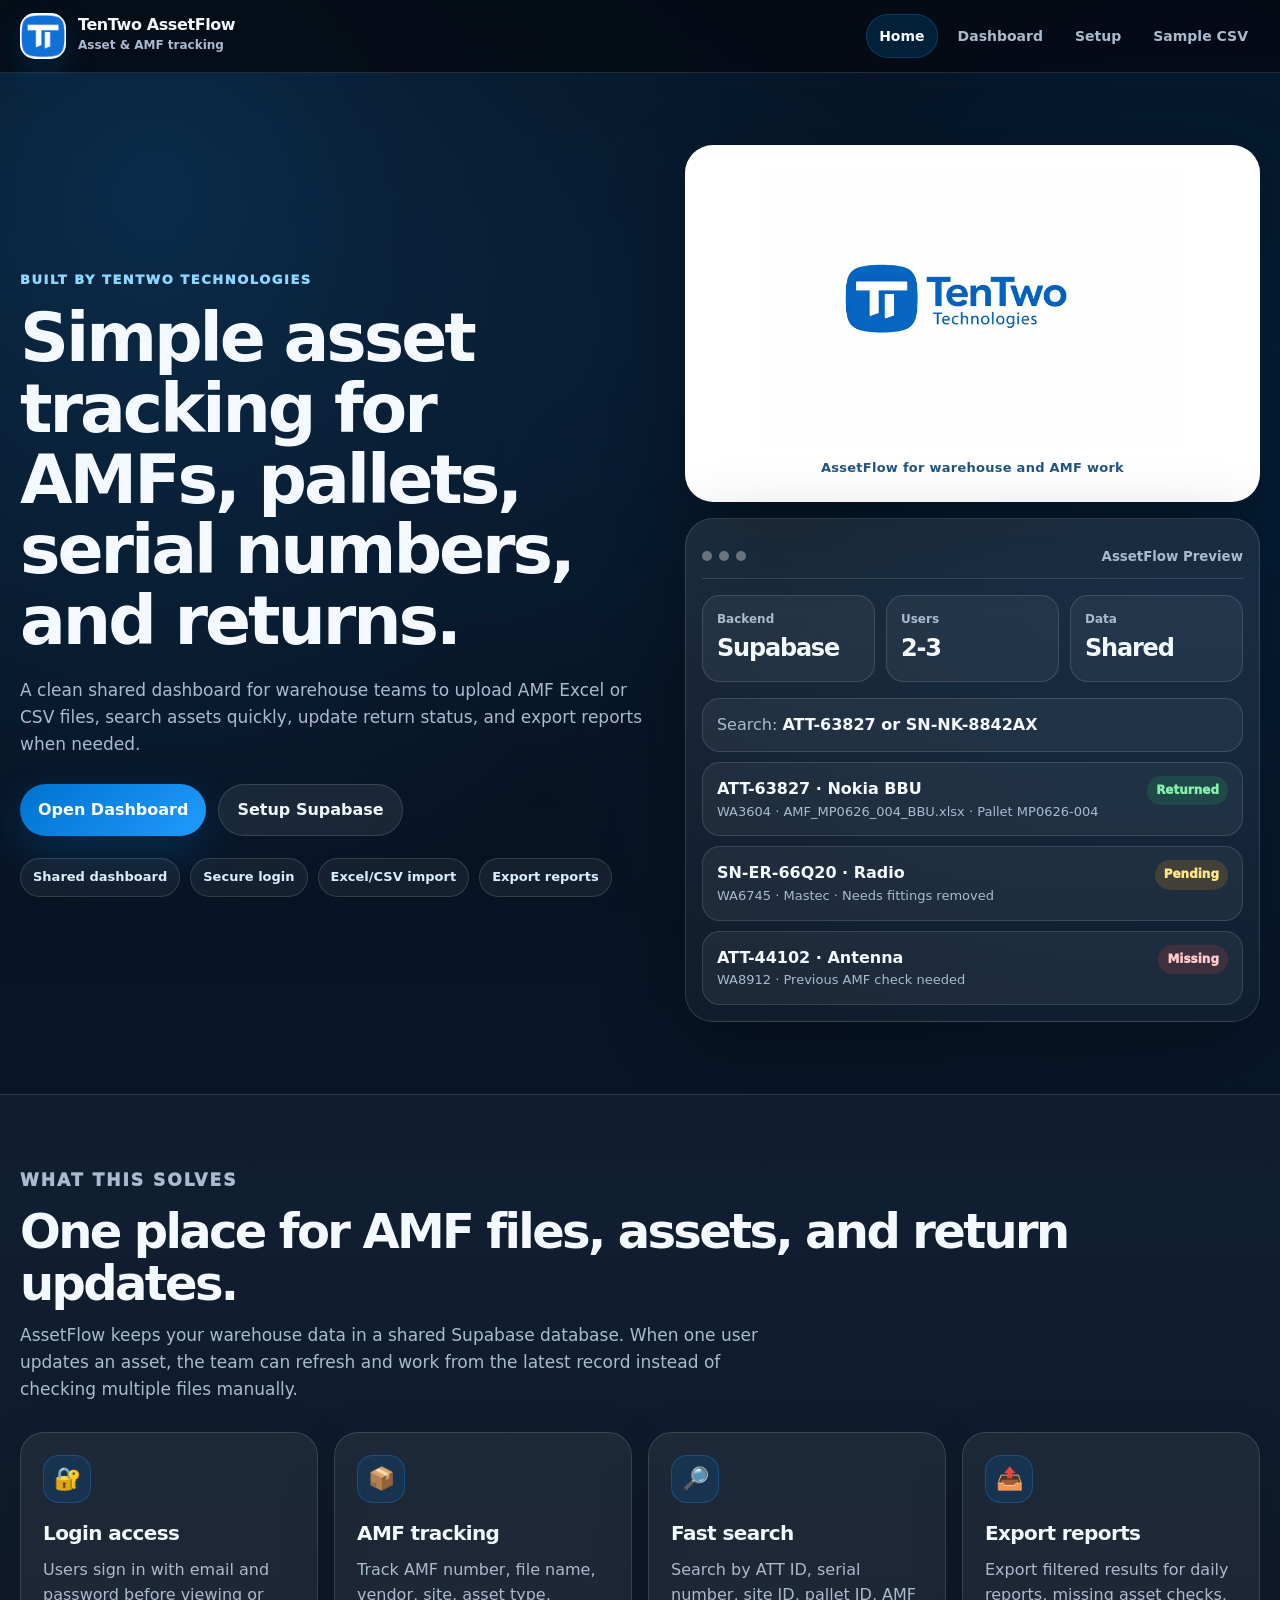
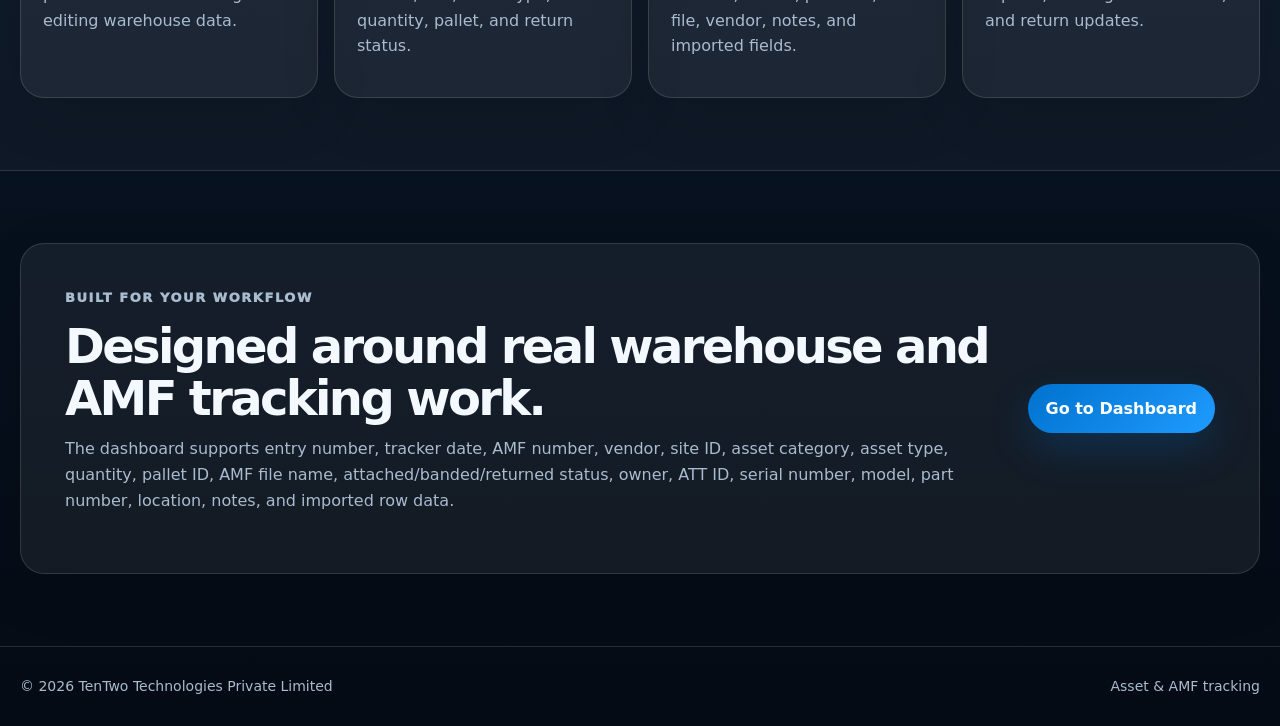
<file: index.html>
<!doctype html>
<html lang="en">
<head>
  <meta charset="utf-8">
  <meta name="viewport" content="width=device-width, initial-scale=1">
  <title>TenTwo AssetFlow | AMF & Asset Tracking Dashboard</title>
  <meta name="description" content="TenTwo AssetFlow is a simple shared dashboard for AMF files, warehouse assets, serial numbers, pallets, and return status.">
  <link rel="stylesheet" href="assets/css/styles.css">
</head>
<body>
  <header class="site-header">
    <nav class="nav container">
      <a class="brand" href="index.html" aria-label="TenTwo AssetFlow home">
        <span class="brand-logo">
          <img src="assets/images/tentwo-logo-icon.jpg" alt="TenTwo Technologies logo">
        </span>
        <span>
          <strong>TenTwo AssetFlow</strong>
          <small>Asset &amp; AMF tracking</small>
        </span>
      </a>

      <button class="mobile-menu" id="mobileMenu" aria-label="Open menu">☰</button>

      <div class="nav-links" id="navLinks">
        <a href="index.html" class="active">Home</a>
        <a href="dashboard.html">Dashboard</a>
        <a href="setup.html">Setup</a>
        <a href="sample/amf-sample.csv">Sample CSV</a>
      </div>
    </nav>
  </header>

  <main>
    <section class="hero container">
      <div class="hero-copy">
        <p class="eyebrow">Built by TenTwo Technologies</p>
        <h1>Simple asset tracking for AMFs, pallets, serial numbers, and returns.</h1>
        <p class="hero-text">
          A clean shared dashboard for warehouse teams to upload AMF Excel or CSV files,
          search assets quickly, update return status, and export reports when needed.
        </p>

        <div class="hero-actions">
          <a class="btn primary" href="dashboard.html">Open Dashboard</a>
          <a class="btn secondary" href="setup.html">Setup Supabase</a>
        </div>

        <div class="trust-pills">
          <span>Shared dashboard</span>
          <span>Secure login</span>
          <span>Excel/CSV import</span>
          <span>Export reports</span>
        </div>
      </div>

      <div class="hero-panel">
        <div class="logo-showcase">
          <img src="assets/images/tentwo-logo-full.jpg" alt="TenTwo Technologies logo">
          <span>AssetFlow for warehouse and AMF work</span>
        </div>
        <div class="browser-card">
          <div class="browser-top">
            <span></span><span></span><span></span>
            <small>AssetFlow Preview</small>
          </div>

          <div class="preview-stats">
            <div>
              <strong>Backend</strong>
              <b>Supabase</b>
            </div>
            <div>
              <strong>Users</strong>
              <b>2-3</b>
            </div>
            <div>
              <strong>Data</strong>
              <b>Shared</b>
            </div>
          </div>

          <div class="preview-search">Search: <b>ATT-63827 or SN-NK-8842AX</b></div>

          <div class="preview-row">
            <div>
              <b>ATT-63827 · Nokia BBU</b>
              <span>WA3604 · AMF_MP0626_004_BBU.xlsx · Pallet MP0626-004</span>
            </div>
            <em class="status returned">Returned</em>
          </div>

          <div class="preview-row">
            <div>
              <b>SN-ER-66Q20 · Radio</b>
              <span>WA6745 · Mastec · Needs fittings removed</span>
            </div>
            <em class="status pending">Pending</em>
          </div>

          <div class="preview-row">
            <div>
              <b>ATT-44102 · Antenna</b>
              <span>WA8912 · Previous AMF check needed</span>
            </div>
            <em class="status missing">Missing</em>
          </div>
        </div>
      </div>
    </section>

    <section class="section soft">
      <div class="container">
        <div class="section-head">
          <p class="eyebrow">What this solves</p>
          <h2>One place for AMF files, assets, and return updates.</h2>
          <p>
            AssetFlow keeps your warehouse data in a shared Supabase database. When one user updates an asset,
            the team can refresh and work from the latest record instead of checking multiple files manually.
          </p>
        </div>

        <div class="feature-grid">
          <article class="feature-card">
            <span class="icon">🔐</span>
            <h3>Login access</h3>
            <p>Users sign in with email and password before viewing or editing warehouse data.</p>
          </article>
          <article class="feature-card">
            <span class="icon">📦</span>
            <h3>AMF tracking</h3>
            <p>Track AMF number, file name, vendor, site, asset type, quantity, pallet, and return status.</p>
          </article>
          <article class="feature-card">
            <span class="icon">🔎</span>
            <h3>Fast search</h3>
            <p>Search by ATT ID, serial number, site ID, pallet ID, AMF file, vendor, notes, and imported fields.</p>
          </article>
          <article class="feature-card">
            <span class="icon">📤</span>
            <h3>Export reports</h3>
            <p>Export filtered results for daily reports, missing asset checks, and return updates.</p>
          </article>
        </div>
      </div>
    </section>

    <section class="section container">
      <div class="split-card">
        <div>
          <p class="eyebrow">Built for your workflow</p>
          <h2>Designed around real warehouse and AMF tracking work.</h2>
          <p>
            The dashboard supports entry number, tracker date, AMF number, vendor, site ID, asset category,
            asset type, quantity, pallet ID, AMF file name, attached/banded/returned status, owner,
            ATT ID, serial number, model, part number, location, notes, and imported row data.
          </p>
        </div>
        <a class="btn primary" href="dashboard.html">Go to Dashboard</a>
      </div>
    </section>
  </main>

  <footer class="footer">
    <div class="container footer-inner">
      <span>© 2026 TenTwo Technologies Private Limited</span>
      <span>Asset &amp; AMF tracking</span>
    </div>
  </footer>

  <script src="assets/js/site.js"></script>
</body>
</html>
</file>
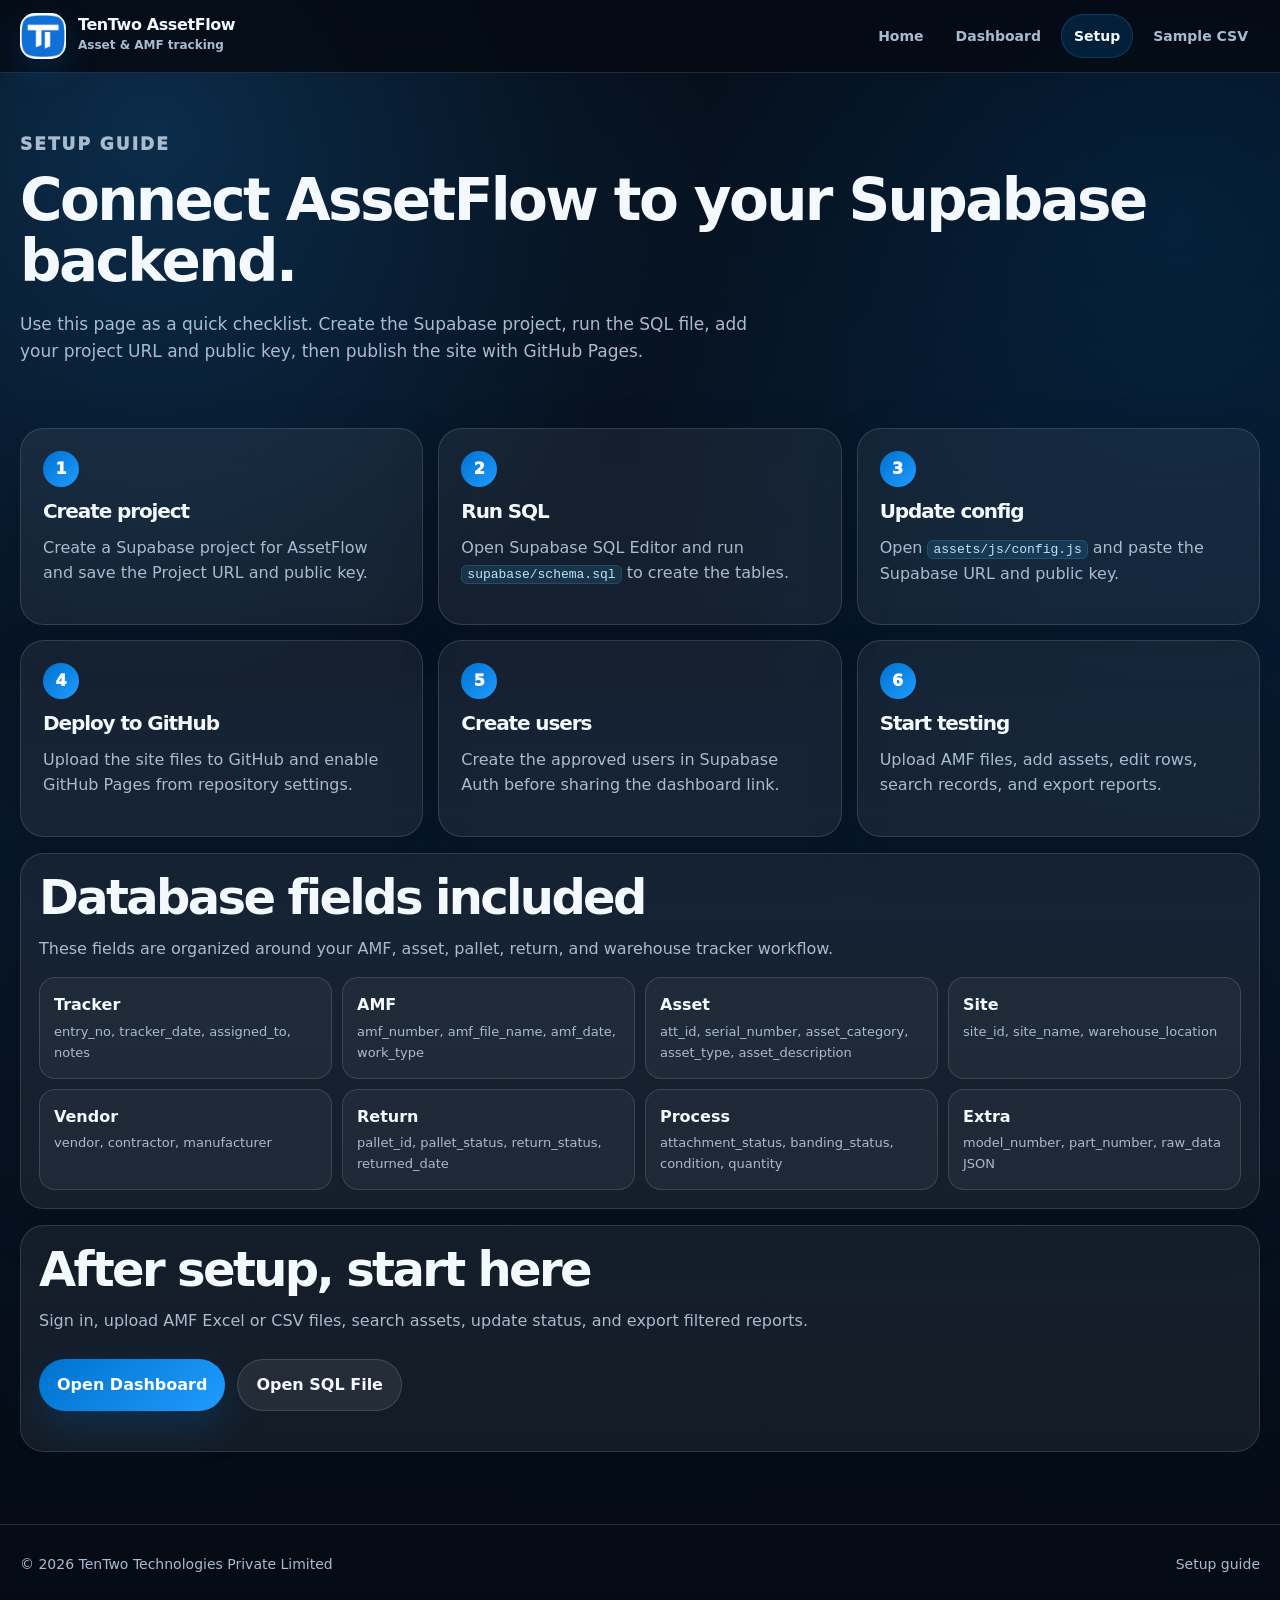
<file: setup.html>
<!doctype html>
<html lang="en">
<head>
  <meta charset="utf-8">
  <meta name="viewport" content="width=device-width, initial-scale=1">
  <title>Setup | TenTwo AssetFlow</title>
  <meta name="description" content="Setup Supabase backend for TenTwo AssetFlow.">
  <link rel="stylesheet" href="assets/css/styles.css">
</head>
<body>
  <header class="site-header">
    <nav class="nav container">
      <a class="brand" href="index.html" aria-label="TenTwo AssetFlow home">
        <span class="brand-logo">
          <img src="assets/images/tentwo-logo-icon.jpg" alt="TenTwo Technologies logo">
        </span>
        <span>
          <strong>TenTwo AssetFlow</strong>
          <small>Asset &amp; AMF tracking</small>
        </span>
      </a>

      <button class="mobile-menu" id="mobileMenu" aria-label="Open menu">☰</button>

      <div class="nav-links" id="navLinks">
        <a href="index.html">Home</a>
        <a href="dashboard.html">Dashboard</a>
        <a href="setup.html" class="active">Setup</a>
        <a href="sample/amf-sample.csv">Sample CSV</a>
      </div>
    </nav>
  </header>

  <main class="container help-page">
    <section class="section-head help-hero">
      <p class="eyebrow">Setup guide</p>
      <h1>Connect AssetFlow to your Supabase backend.</h1>
      <p>
        Use this page as a quick checklist. Create the Supabase project, run the SQL file,
        add your project URL and public key, then publish the site with GitHub Pages.
      </p>
    </section>

    <section class="help-grid">
      <article class="help-card">
        <span>1</span>
        <h2>Create project</h2>
        <p>Create a Supabase project for AssetFlow and save the Project URL and public key.</p>
      </article>

      <article class="help-card">
        <span>2</span>
        <h2>Run SQL</h2>
        <p>Open Supabase SQL Editor and run <code>supabase/schema.sql</code> to create the tables.</p>
      </article>

      <article class="help-card">
        <span>3</span>
        <h2>Update config</h2>
        <p>Open <code>assets/js/config.js</code> and paste the Supabase URL and public key.</p>
      </article>

      <article class="help-card">
        <span>4</span>
        <h2>Deploy to GitHub</h2>
        <p>Upload the site files to GitHub and enable GitHub Pages from repository settings.</p>
      </article>

      <article class="help-card">
        <span>5</span>
        <h2>Create users</h2>
        <p>Create the approved users in Supabase Auth before sharing the dashboard link.</p>
      </article>

      <article class="help-card">
        <span>6</span>
        <h2>Start testing</h2>
        <p>Upload AMF files, add assets, edit rows, search records, and export reports.</p>
      </article>
    </section>

    <section class="panel">
      <h2>Database fields included</h2>
      <p class="muted">
        These fields are organized around your AMF, asset, pallet, return, and warehouse tracker workflow.
      </p>

      <div class="mapping-grid">
        <div><strong>Tracker</strong><span>entry_no, tracker_date, assigned_to, notes</span></div>
        <div><strong>AMF</strong><span>amf_number, amf_file_name, amf_date, work_type</span></div>
        <div><strong>Asset</strong><span>att_id, serial_number, asset_category, asset_type, asset_description</span></div>
        <div><strong>Site</strong><span>site_id, site_name, warehouse_location</span></div>
        <div><strong>Vendor</strong><span>vendor, contractor, manufacturer</span></div>
        <div><strong>Return</strong><span>pallet_id, pallet_status, return_status, returned_date</span></div>
        <div><strong>Process</strong><span>attachment_status, banding_status, condition, quantity</span></div>
        <div><strong>Extra</strong><span>model_number, part_number, raw_data JSON</span></div>
      </div>
    </section>

    <section class="panel">
      <h2>After setup, start here</h2>
      <p class="muted">
        Sign in, upload AMF Excel or CSV files, search assets, update status, and export filtered reports.
      </p>
      <div class="hero-actions">
        <a class="btn primary" href="dashboard.html">Open Dashboard</a>
        <a class="btn secondary" href="supabase/schema.sql">Open SQL File</a>
      </div>
    </section>
  </main>

  <footer class="footer">
    <div class="container footer-inner">
      <span>© 2026 TenTwo Technologies Private Limited</span>
      <span>Setup guide</span>
    </div>
  </footer>

  <script src="assets/js/site.js"></script>
</body>
</html>
</file>
<file: assets/css/styles.css>
:root {
  --bg: #050b14;
  --bg-2: #08172a;
  --card: rgba(255, 255, 255, 0.06);
  --text: #f4f9ff;
  --muted: #a9bbcf;
  --line: rgba(255, 255, 255, 0.13);
  --brand: #0072ce;
  --brand-2: #1f9bff;
  --brand-soft: rgba(0, 114, 206, 0.16);
  --danger: #ef4444;
  --shadow: 0 24px 80px rgba(0, 0, 0, 0.32);
  --radius: 24px;
  --max: 1240px;
}

* { box-sizing: border-box; }
html { scroll-behavior: smooth; }

body {
  margin: 0;
  font-family: Inter, ui-sans-serif, system-ui, -apple-system, BlinkMacSystemFont, "Segoe UI", Arial, sans-serif;
  color: var(--text);
  background:
    radial-gradient(circle at 12% 8%, rgba(31, 155, 255, 0.22), transparent 30%),
    radial-gradient(circle at 92% 14%, rgba(0, 114, 206, 0.18), transparent 34%),
    linear-gradient(180deg, #050b14 0%, #08172a 52%, #050b14 100%);
  line-height: 1.6;
}

a { color: inherit; text-decoration: none; }
button, input, select, textarea { font: inherit; }
button { cursor: pointer; }
code {
  color: #bae6fd;
  background: rgba(56, 189, 248, 0.12);
  border: 1px solid rgba(56, 189, 248, 0.18);
  border-radius: 6px;
  padding: 1px 5px;
}

.container {
  width: min(100% - 32px, var(--max));
  margin-inline: auto;
}

.site-header {
  position: sticky;
  top: 0;
  z-index: 50;
  background: rgba(5, 11, 20, 0.88);
  border-bottom: 1px solid var(--line);
  backdrop-filter: blur(16px);
}

.nav {
  min-height: 72px;
  display: flex;
  align-items: center;
  justify-content: space-between;
  gap: 18px;
}

.brand {
  display: flex;
  align-items: center;
  gap: 12px;
  min-width: 260px;
}

.brand-logo {
  width: 46px;
  height: 46px;
  border-radius: 15px;
  display: grid;
  place-items: center;
  overflow: hidden;
  background: #ffffff;
  border: 1px solid rgba(255,255,255,.28);
  box-shadow: 0 12px 30px rgba(0, 114, 206, .22);
  flex: 0 0 auto;
}
.brand-logo img {
  width: 100%;
  height: 100%;
  object-fit: cover;
  display: block;
}

.brand strong { display: block; line-height: 1.05; letter-spacing: -0.025em; }
.brand small { display: block; color: var(--muted); font-size: 12px; font-weight: 700; margin-top: 3px; }

.nav-links { display: flex; align-items: center; gap: 8px; }
.nav-links a {
  color: var(--muted);
  font-size: 14px;
  font-weight: 750;
  padding: 10px 12px;
  border-radius: 999px;
}
.nav-links a:hover, .nav-links a.active { color: var(--text); background: rgba(0,114,206,0.20); border: 1px solid rgba(31,155,255,.24); }

.mobile-menu {
  display: none;
  width: 44px;
  height: 44px;
  border: 1px solid var(--line);
  border-radius: 14px;
  background: rgba(255,255,255,0.06);
  color: var(--text);
  font-size: 21px;
}

.btn {
  border: 0;
  min-height: 46px;
  padding: 12px 18px;
  border-radius: 999px;
  display: inline-flex;
  align-items: center;
  justify-content: center;
  gap: 8px;
  font-weight: 850;
  transition: transform .18s ease, opacity .18s ease;
  white-space: nowrap;
}
.btn:hover { transform: translateY(-2px); }
.btn.primary { color: #ffffff; background: linear-gradient(135deg, var(--brand), var(--brand-2)); box-shadow: 0 16px 40px rgba(0,114,206,.24); }
.btn.secondary { color: var(--text); background: rgba(255,255,255,0.075); border: 1px solid var(--line); }
.btn.danger { background: rgba(239,68,68,0.14); border: 1px solid rgba(239,68,68,0.35); color: #fecaca; }
.btn.small { min-height: 38px; padding: 9px 12px; font-size: 13px; }

.hero {
  min-height: calc(100vh - 72px);
  display: grid;
  grid-template-columns: 1.04fr .96fr;
  gap: 42px;
  align-items: center;
  padding: 72px 0;
}

.eyebrow {
  color: #8dd7ff;
  font-size: 13px;
  font-weight: 950;
  letter-spacing: .12em;
  text-transform: uppercase;
  margin: 0 0 12px;
}

h1,h2,h3,p { margin-top: 0; }
h1 {
  font-size: clamp(38px, 6.2vw, 68px);
  line-height: 1.04;
  letter-spacing: -.045em;
  margin-bottom: 20px;
}
.hero-text, .section-head p, .help-hero p { color: var(--muted); font-size: 17px; max-width: 760px; }

.hero-actions { display: flex; flex-wrap: wrap; gap: 12px; margin: 26px 0 22px; }
.trust-pills { display: flex; flex-wrap: wrap; gap: 10px; }
.trust-pills span {
  border: 1px solid var(--line);
  background: rgba(255,255,255,.055);
  color: #d9efff;
  border-radius: 999px;
  padding: 8px 12px;
  font-size: 13px;
  font-weight: 800;
}

.logo-showcase {
  background: #ffffff;
  border: 1px solid rgba(255,255,255,.18);
  border-radius: 28px;
  padding: 22px;
  margin-bottom: 16px;
  box-shadow: var(--shadow);
}
.logo-showcase img {
  display: block;
  width: min(100%, 420px);
  height: auto;
  margin: 0 auto;
}
.logo-showcase span {
  display: block;
  margin-top: 10px;
  color: #21547e;
  font-size: 13px;
  font-weight: 900;
  text-align: center;
  letter-spacing: .02em;
}

.browser-card {
  background: linear-gradient(180deg, rgba(255,255,255,.085), rgba(255,255,255,.035));
  border: 1px solid var(--line);
  border-radius: 28px;
  padding: 16px;
  box-shadow: var(--shadow);
}
.browser-top {
  min-height: 44px;
  border-bottom: 1px solid var(--line);
  display: flex;
  align-items: center;
  gap: 7px;
  color: var(--muted);
}
.browser-top span { width: 10px; height: 10px; border-radius: 999px; background: rgba(255,255,255,.35); }
.browser-top small { margin-left: auto; font-weight: 800; }
.preview-stats { display: grid; grid-template-columns: repeat(3, 1fr); gap: 11px; margin: 16px 0; }
.preview-stats div, .preview-search, .preview-row {
  border: 1px solid var(--line);
  border-radius: 18px;
  background: rgba(255,255,255,.05);
}
.preview-stats div { padding: 14px; }
.preview-stats strong { display: block; color: var(--muted); font-size: 12px; }
.preview-stats b { display: block; font-size: 24px; letter-spacing: -.05em; }
.preview-search { padding: 13px 14px; margin-bottom: 10px; color: var(--muted); }
.preview-search b { color: var(--text); }
.preview-row { display: flex; justify-content: space-between; gap: 14px; padding: 13px 14px; margin-top: 10px; }
.preview-row b { display: block; }
.preview-row span { display: block; color: var(--muted); font-size: 13px; }

.status {
  display: inline-flex;
  align-items: center;
  justify-content: center;
  font-style: normal;
  border-radius: 999px;
  padding: 5px 9px;
  font-size: 12px;
  font-weight: 950;
  height: fit-content;
  white-space: nowrap;
}
.status.returned { color: #86efac; background: rgba(34,197,94,.15); }
.status.pending, .status.staged, .status.imported { color: #fde68a; background: rgba(245,158,11,.16); }
.status.missing, .status.needs-review { color: #fecaca; background: rgba(239,68,68,.16); }

.section { padding: 72px 0; }
.section.soft { background: rgba(255,255,255,.032); border-top: 1px solid var(--line); border-bottom: 1px solid var(--line); }
.section-head { margin-bottom: 28px; }
.section-head h2, .split-card h2, .panel h2, .help-card h2 {
  font-size: clamp(28px, 4vw, 48px);
  line-height: 1.08;
  letter-spacing: -.055em;
  margin-bottom: 12px;
}
.feature-grid { display: grid; grid-template-columns: repeat(4, 1fr); gap: 16px; }
.feature-card, .help-card, .panel, .stat-card, .split-card {
  background: var(--card);
  border: 1px solid var(--line);
  border-radius: var(--radius);
  box-shadow: 0 18px 55px rgba(0,0,0,.12);
}
.feature-card { padding: 22px; }
.feature-card .icon {
  width: 48px; height: 48px; display: grid; place-items: center;
  border-radius: 16px; background: var(--brand-soft);
  border: 1px solid rgba(31,155,255,.28); margin-bottom: 14px; font-size: 22px;
}
.feature-card h3 { font-size: 20px; letter-spacing: -.03em; margin-bottom: 8px; }
.feature-card p, .split-card p, .help-card p, .panel p, .muted, .hint { color: var(--muted); }
.split-card { padding: clamp(24px,5vw,44px); display: grid; grid-template-columns: 1fr auto; gap: 24px; align-items: center; }

.footer { border-top: 1px solid var(--line); padding: 28px 0; color: var(--muted); font-size: 14px; }
.footer-inner { display: flex; justify-content: space-between; flex-wrap: wrap; gap: 10px; }

/* App */
.app-shell { padding: 42px 0 72px; }
.config-warning {
  border: 1px solid rgba(239,68,68,.35);
  background: rgba(239,68,68,.12);
  color: #fecaca;
  border-radius: 18px;
  padding: 14px 16px;
  margin-bottom: 16px;
}

.auth-panel { max-width: 620px; margin: 30px auto; padding: 24px; }
.auth-panel h1 { font-size: clamp(34px,5vw,52px); }
.auth-form { display: grid; gap: 12px; }
.auth-actions { display: flex; gap: 10px; flex-wrap: wrap; }

.app-title {
  display: flex;
  align-items: end;
  justify-content: space-between;
  gap: 22px;
  margin-bottom: 18px;
}
.app-title h1 { font-size: clamp(34px,5vw,58px); }
.app-title p { color: var(--muted); max-width: 780px; }
.app-actions, .panel-actions { display: flex; gap: 10px; flex-wrap: wrap; justify-content: flex-end; }
.upload-label input { display: none; }

.stats-grid { display: grid; grid-template-columns: repeat(4,1fr); gap: 14px; margin-bottom: 16px; margin-top: 16px; }
.stat-card { padding: 18px; }
.stat-card span { color: var(--muted); display: block; font-weight: 800; font-size: 13px; margin-bottom: 7px; }
.stat-card strong { display: block; font-size: 34px; line-height: 1; letter-spacing: -.05em; }
.stat-card.danger strong { color: #fecaca; }

.panel { padding: 18px; margin-top: 16px; }
.panel-head, .table-head { display: flex; justify-content: space-between; align-items: start; gap: 18px; margin-bottom: 14px; }
.panel-head h2, .table-head h2 { font-size: 24px; }

.filters { display: grid; grid-template-columns: 1.5fr repeat(3,.75fr); gap: 10px; }
.advanced-grid { margin-top: 10px; display: grid; grid-template-columns: repeat(4,1fr); gap: 10px; }

input, select, textarea {
  width: 100%;
  color: var(--text);
  background: rgba(255,255,255,.075);
  border: 1px solid var(--line);
  border-radius: 14px;
  min-height: 46px;
  padding: 0 13px;
  outline: none;
}
textarea { padding: 12px 13px; min-height: 88px; resize: vertical; }
select option { color: #06111d; }
input:focus, select:focus, textarea:focus { border-color: rgba(31,155,255,.70); box-shadow: 0 0 0 4px rgba(31,155,255,.12); }

.file-list { display: grid; gap: 10px; }
.file-item {
  display: grid;
  grid-template-columns: 1fr auto;
  gap: 12px;
  align-items: center;
  background: rgba(255,255,255,.045);
  border: 1px solid var(--line);
  border-radius: 16px;
  padding: 12px;
}
.file-item strong { display: block; }
.file-item span { color: var(--muted); font-size: 13px; }
.empty { color: var(--muted); padding: 8px 0; }

.table-wrap { overflow-x: auto; border: 1px solid var(--line); border-radius: 18px; }
table { width: 100%; min-width: 2100px; border-collapse: collapse; background: rgba(255,255,255,.025); }
th, td {
  text-align: left;
  padding: 13px 12px;
  border-bottom: 1px solid rgba(255,255,255,.085);
  white-space: nowrap;
  font-size: 14px;
}
th {
  color: #dcefff;
  background: rgba(255,255,255,.045);
  font-size: 12px;
  text-transform: uppercase;
  letter-spacing: .08em;
}
tbody tr:hover { background: rgba(31,155,255,.08); }
td.muted-cell { color: var(--muted); }
.action-cell { display: flex; gap: 8px; }
.row-btn {
  border: 1px solid var(--line);
  background: rgba(255,255,255,.075);
  color: var(--text);
  border-radius: 10px;
  padding: 7px 10px;
  font-weight: 800;
}

.modal {
  border: 0;
  padding: 0;
  background: transparent;
  width: min(100% - 24px, 980px);
}
.modal::backdrop { background: rgba(0,0,0,.65); backdrop-filter: blur(4px); }
.modal-card {
  background: #0b1b2c;
  color: var(--text);
  border: 1px solid var(--line);
  border-radius: 24px;
  padding: 18px;
  box-shadow: var(--shadow);
}
.modal-head { display: flex; align-items: center; justify-content: space-between; gap: 16px; margin-bottom: 14px; }
.modal-head h2 { font-size: 24px; margin: 0; }
.icon-btn {
  width: 42px; height: 42px; border-radius: 14px; border: 1px solid var(--line);
  background: rgba(255,255,255,.06); color: var(--text); font-size: 24px;
}
.form-grid { display: grid; grid-template-columns: 1fr 1fr; gap: 12px; max-height: 62vh; overflow: auto; padding-right: 4px; }
.form-grid label { color: var(--muted); font-size: 13px; font-weight: 800; }
.form-grid label input, .form-grid label select, .form-grid label textarea { margin-top: 6px; }
.form-grid .full { grid-column: 1 / -1; }
.raw-box {
  margin-top: 12px;
  border: 1px solid var(--line);
  border-radius: 16px;
  padding: 10px 12px;
  background: rgba(255,255,255,.045);
}
.raw-box summary { cursor: pointer; color: var(--muted); font-weight: 800; }
.raw-box pre { white-space: pre-wrap; word-break: break-word; color: #d9efff; max-height: 180px; overflow: auto; }
.modal-actions { display: flex; justify-content: flex-end; gap: 10px; margin-top: 16px; }

.toast {
  position: fixed;
  left: 50%;
  bottom: 20px;
  z-index: 100;
  transform: translateX(-50%) translateY(16px);
  opacity: 0;
  pointer-events: none;
  max-width: calc(100% - 32px);
  background: #e8f7ff;
  color: #07131f;
  border-radius: 999px;
  padding: 12px 16px;
  font-weight: 900;
  box-shadow: var(--shadow);
  transition: .2s ease;
}
.toast.show { transform: translateX(-50%) translateY(0); opacity: 1; }

.help-page { padding-bottom: 72px; }
.help-hero { padding: 58px 0 18px; }
.help-hero h1 { font-size: clamp(34px,5vw,58px); }
.help-grid { display: grid; grid-template-columns: repeat(3,1fr); gap: 15px; margin-bottom: 16px; }
.help-card { padding: 22px; }
.help-card span {
  width: 36px; height: 36px; border-radius: 999px; display: grid; place-items: center;
  color: #ffffff; background: linear-gradient(135deg,var(--brand),var(--brand-2));
  font-weight: 950; margin-bottom: 14px;
}
.help-card h2 { font-size: 20px; }
.mapping-grid { display: grid; grid-template-columns: repeat(4,1fr); gap: 10px; margin-top: 16px; }
.mapping-grid div { border: 1px solid var(--line); border-radius: 16px; padding: 14px; background: rgba(255,255,255,.045); }
.mapping-grid strong { display: block; margin-bottom: 4px; }
.mapping-grid span { display: block; color: var(--muted); font-size: 13px; }

@media (max-width: 1040px) {
  .hero, .feature-grid, .help-grid { grid-template-columns: 1fr 1fr; }
  .filters, .advanced-grid, .stats-grid, .mapping-grid { grid-template-columns: 1fr 1fr; }
  .app-title, .panel-head, .table-head { flex-direction: column; align-items: stretch; }
  .app-actions, .panel-actions { justify-content: flex-start; }
}

@media (max-width: 720px) {
  .nav { min-height: 66px; }
  .brand { min-width: auto; }
  .brand small { display: none; }
  .mobile-menu { display: grid; place-items: center; }
  .nav-links {
    position: absolute; display: none; top: 66px; left: 16px; right: 16px;
    padding: 10px; background: rgba(5,11,20,.98); border: 1px solid var(--line);
    border-radius: 18px; box-shadow: var(--shadow);
  }
  .nav-links.open { display: grid; }
  .nav-links a { border-radius: 12px; }
  .hero, .feature-grid, .help-grid, .filters, .advanced-grid, .stats-grid, .mapping-grid, .preview-stats, .form-grid, .split-card {
    grid-template-columns: 1fr;
  }
  .hero { min-height: auto; padding: 48px 0; }
  h1 { font-size: 38px; line-height: 1.08; }
  .section { padding: 54px 0; }
  .hero-actions, .app-actions, .panel-actions, .modal-actions, .auth-actions { display: grid; }
  .btn { width: 100%; }
  .file-item { grid-template-columns: 1fr; }
  .preview-row { flex-direction: column; }
}
</file>
